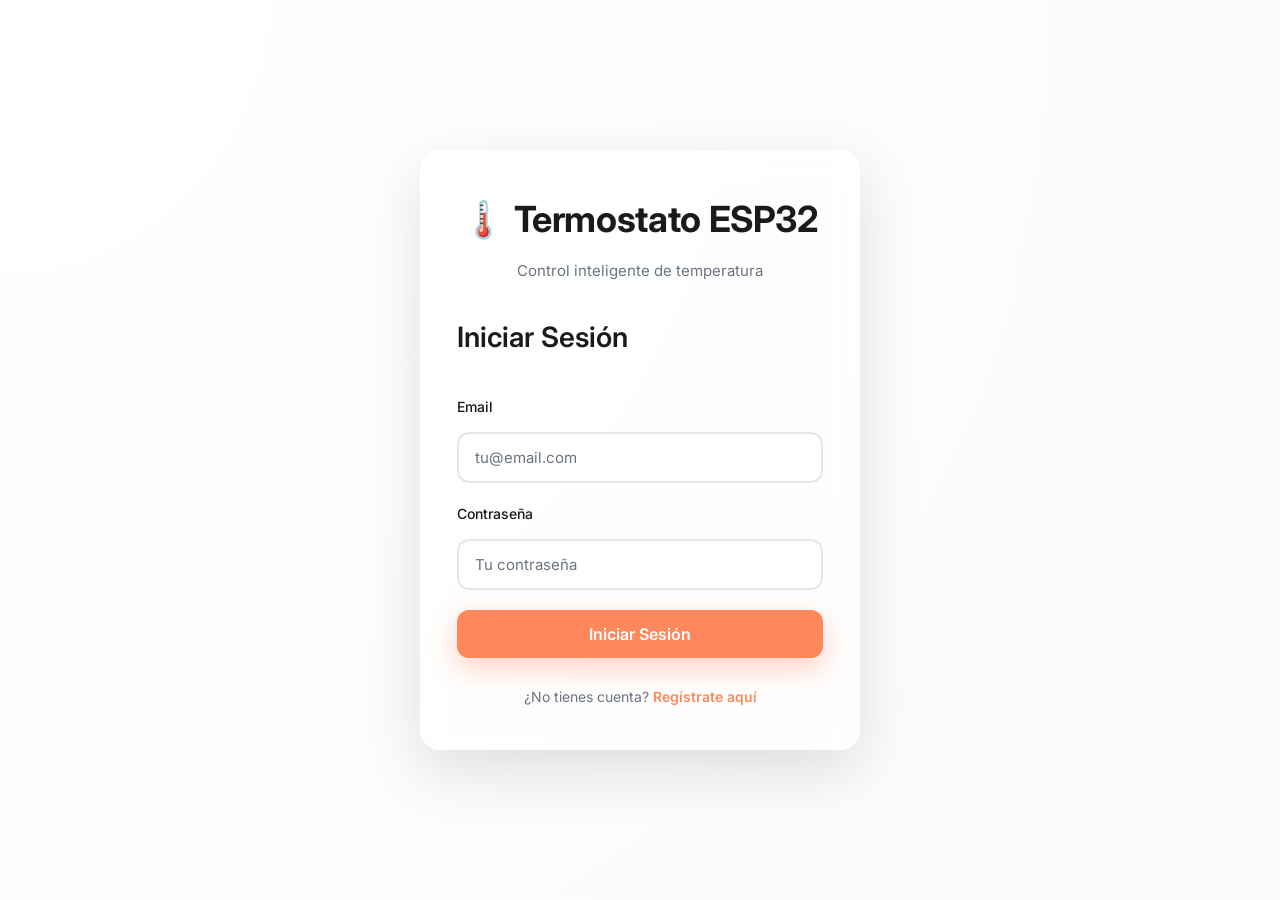
<file: index.html>
<!DOCTYPE html>
<html lang="es">
<head>
  <meta charset="utf-8" />
  <meta name="viewport" content="width=device-width, initial-scale=1, maximum-scale=5, user-scalable=yes" />
  <meta name="theme-color" content="#ff6a1a" />
  <meta name="apple-mobile-web-app-capable" content="yes" />
  <meta name="apple-mobile-web-app-status-bar-style" content="default" />
  <title>Login - Termostato ESP32</title>
  <link rel="preconnect" href="https://fonts.googleapis.com" />
  <link rel="preconnect" href="https://fonts.gstatic.com" crossorigin />
  <link href="https://fonts.googleapis.com/css2?family=Inter:wght@400;500;600;700&display=swap" rel="stylesheet" />
  <link rel="stylesheet" href="css/auth.css" />
</head>
<body>
  <div class="auth-container">
    <div class="auth-card">
      <div class="auth-header">
        <h1>🌡️ Termostato ESP32</h1>
        <p class="subtitle">Control inteligente de temperatura</p>
      </div>

      <!-- Login Form -->
      <form id="loginForm" class="auth-form">
        <h2>Iniciar Sesión</h2>

        <div class="form-group">
          <label for="loginEmail">Email</label>
          <input type="email" id="loginEmail" required placeholder="tu@email.com" />
        </div>

        <div class="form-group">
          <label for="loginPassword">Contraseña</label>
          <input type="password" id="loginPassword" required placeholder="Tu contraseña" />
        </div>

        <div class="error-message" id="loginError"></div>

        <button type="submit" class="primary-btn">Iniciar Sesión</button>

        <div class="form-toggle">
          ¿No tienes cuenta? <a href="#" id="showRegister">Regístrate aquí</a>
        </div>
      </form>

      <!-- Register Form -->
      <form id="registerForm" class="auth-form hidden">
        <h2>Crear Cuenta</h2>

        <div class="form-group">
          <label for="registerName">Nombre</label>
          <input type="text" id="registerName" required placeholder="Tu nombre" />
        </div>

        <div class="form-group">
          <label for="registerEmail">Email</label>
          <input type="email" id="registerEmail" required placeholder="tu@email.com" />
        </div>

        <div class="form-group">
          <label for="registerPassword">Contraseña</label>
          <input type="password" id="registerPassword" required placeholder="Mínimo 8 caracteres" />
        </div>

        <div class="form-group">
          <label for="registerPasswordConfirm">Confirmar Contraseña</label>
          <input type="password" id="registerPasswordConfirm" required placeholder="Repite tu contraseña" />
        </div>

        <div class="error-message" id="registerError"></div>

        <button type="submit" class="primary-btn">Crear Cuenta</button>

        <div class="form-toggle">
          ¿Ya tienes cuenta? <a href="#" id="showLogin">Inicia sesión aquí</a>
        </div>
      </form>

      <div class="loading-spinner" id="loadingSpinner"></div>
    </div>
  </div>

  <script src="js/config.js?v=20260318"></script>
  <script src="js/api.js?v=20260318"></script>
  <script src="js/auth.js?v=20260318"></script>
</body>
</html>
</file>
<file: css/auth.css>
:root {
  /* Colors - Glass Premium Palette */
  --color-coral: #FF875C;
  --color-coral-hover: #FF6B3D;
  --color-white: #FFFFFF;
  --color-off-white: #F9FAFB;
  --color-gray-100: #F3F4F6;
  --color-gray-200: #E5E7EB;
  --color-gray-400: #9CA3AF;
  --color-gray-500: #6B7280;
  --color-gray-700: #374151;
  --color-black: #1A1A1A;

  /* Status Colors */
  --color-success: #10B981;
  --color-warning: #F59E0B;
  --color-error: #EF4444;
  --color-info: #3B82F6;

  /* Glassmorphism */
  --glass-bg: rgba(255, 255, 255, 0.75);
  --glass-border: rgba(255, 255, 255, 0.5);
  --glass-blur: blur(12px) saturate(180%);
  --glass-shadow: 0 20px 60px rgba(0, 0, 0, 0.12);
  --glass-shadow-hover: 0 25px 70px rgba(0, 0, 0, 0.15);

  /* Shadows */
  --shadow-sm: 0 2px 8px rgba(0, 0, 0, 0.06);
  --shadow-md: 0 8px 20px rgba(0, 0, 0, 0.1);
  --shadow-lg: 0 20px 60px rgba(0, 0, 0, 0.12);
  --shadow-xl: 0 30px 80px rgba(0, 0, 0, 0.2);
  --shadow-coral: 0 10px 30px rgba(255, 135, 92, 0.4);
  --shadow-green: 0 0 12px rgba(16, 185, 129, 0.6);

  /* Border Radius */
  --radius-sm: 8px;
  --radius-md: 12px;
  --radius-lg: 20px;
  --radius-xl: 24px;
  --radius-full: 9999px;

  /* Spacing (Increased) */
  --space-xs: 6px;
  --space-sm: 12px;
  --space-md: 24px;
  --space-lg: 36px;
  --space-xl: 48px;
  --space-2xl: 64px;

  /* Typography */
  --font-primary: 'Inter', -apple-system, BlinkMacSystemFont, 'Segoe UI', system-ui, sans-serif;
  --font-weight-regular: 400;
  --font-weight-medium: 500;
  --font-weight-semibold: 600;
  --font-weight-bold: 700;

  /* Transitions */
  --transition-quick: 150ms cubic-bezier(0.4, 0, 0.2, 1);
  --transition-base: 200ms cubic-bezier(0.4, 0, 0.2, 1);
  --transition-slow: 300ms cubic-bezier(0.4, 0, 0.2, 1);
}

* {
  box-sizing: border-box;
  -webkit-tap-highlight-color: rgba(255, 106, 26, 0.2);
}

body {
  margin: 0;
  font-family: var(--font-primary);
  color: var(--color-black);
  line-height: 1.6;
  background: radial-gradient(circle at top left, #FFFFFF 0%, #F9FAFB 100%);
  min-height: 100vh;
  display: flex;
  align-items: center;
  justify-content: center;
  padding: 20px;
  -webkit-font-smoothing: antialiased;
  -moz-osx-font-smoothing: grayscale;
  touch-action: manipulation;
}

/* Prevenir selección accidental de texto en elementos de UI */
button {
  -webkit-user-select: none;
  -moz-user-select: none;
  -ms-user-select: none;
  user-select: none;
}

.auth-container {
  position: relative;
  z-index: 1;
  width: 100%;
  max-width: 440px;
}

.auth-card {
  background: var(--glass-bg);
  backdrop-filter: var(--glass-blur);
  -webkit-backdrop-filter: var(--glass-blur);
  border-radius: var(--radius-lg);
  padding: 40px 36px;
  box-shadow: var(--glass-shadow);
  border: 1px solid var(--glass-border);
  animation: slideUp 0.5s cubic-bezier(0.16, 1, 0.3, 1);
  transition: all 0.3s cubic-bezier(0.4, 0, 0.2, 1);
  transform: translateZ(0);
}

.auth-card:hover {
  transform: translateY(-4px) translateZ(0);
  box-shadow: var(--glass-shadow-hover);
}

@keyframes slideUp {
  from {
    opacity: 0;
    transform: translateY(20px);
  }
  to {
    opacity: 1;
    transform: translateY(0);
  }
}

.auth-header {
  text-align: center;
  margin-bottom: 32px;
}

.auth-header h1 {
  margin: 0 0 10px;
  font-size: 36px;
  font-weight: var(--font-weight-bold);
  letter-spacing: -0.01em;
  color: var(--color-black);
}

.subtitle {
  margin: 0;
  color: var(--color-gray-500);
  font-size: 15px;
  line-height: 1.6;
}

.auth-form {
  display: flex;
  flex-direction: column;
  gap: 20px;
}

.auth-form.hidden {
  display: none;
}

.auth-form h2 {
  margin: 0 0 16px;
  font-size: 28px;
  font-weight: var(--font-weight-semibold);
  color: var(--color-black);
}

.form-group {
  display: flex;
  flex-direction: column;
  gap: 6px;
}

.form-group label {
  font-weight: var(--font-weight-medium);
  font-size: 14px;
  color: var(--color-black);
  margin-bottom: 8px;
}

.form-group input {
  padding: 14px 16px;
  border: 2px solid var(--color-gray-200);
  border-radius: 12px;
  font-family: inherit;
  font-size: 15px;
  transition: all 0.2s cubic-bezier(0.4, 0, 0.2, 1);
  background: var(--color-white);
}

.form-group input::placeholder {
  color: var(--color-gray-500);
}

.form-group input:hover {
  border-color: var(--color-gray-400);
}

.form-group input:focus {
  outline: none;
  border-color: var(--color-coral);
  box-shadow: 0 0 0 3px rgba(255, 135, 92, 0.15);
  background: var(--color-white);
  transform: translateY(-1px);
}

.error-message {
  display: none;
  background: rgba(239, 68, 68, 0.08);
  color: var(--color-error);
  padding: 14px 16px;
  border-radius: 12px;
  font-size: 14px;
  border-left: 4px solid var(--color-error);
  animation: shake 0.4s cubic-bezier(0.36, 0.07, 0.19, 0.97);
}

.error-message.show {
  display: block;
}

@keyframes shake {
  0%, 100% { transform: translateX(0); }
  10%, 30%, 50%, 70%, 90% { transform: translateX(-4px); }
  20%, 40%, 60%, 80% { transform: translateX(4px); }
}

.primary-btn {
  border: none;
  background: var(--color-coral);
  color: #fff;
  padding: 14px 28px;
  border-radius: 12px;
  font-weight: 600;
  font-size: 16px;
  cursor: pointer;
  font-family: inherit;
  transition: all 0.2s cubic-bezier(0.4, 0, 0.2, 1);
  box-shadow: var(--shadow-coral);
  position: relative;
  overflow: hidden;
}

.primary-btn::before {
  content: '';
  position: absolute;
  top: 0;
  left: 0;
  right: 0;
  bottom: 0;
  background: linear-gradient(135deg, rgba(255, 255, 255, 0.2) 0%, transparent 100%);
  opacity: 0;
  transition: opacity 0.2s;
}

.primary-btn:hover {
  background: var(--color-coral-hover);
  transform: translateY(-2px);
  box-shadow: 0 15px 40px rgba(255, 135, 92, 0.5);
}

.primary-btn:hover::before {
  opacity: 1;
}

.primary-btn:active {
  transform: scale(0.97);
  box-shadow: var(--shadow-coral);
}

.primary-btn:disabled {
  opacity: 0.5;
  cursor: not-allowed;
  transform: none;
  box-shadow: none;
}

.secondary-btn {
  border: 2px solid var(--color-coral);
  background: transparent;
  color: var(--color-coral);
  padding: 14px 28px;
  border-radius: 12px;
  font-weight: 600;
  font-size: 16px;
  cursor: pointer;
  font-family: inherit;
  transition: all 0.2s cubic-bezier(0.4, 0, 0.2, 1);
}

.secondary-btn:hover {
  background: rgba(255, 135, 92, 0.08);
  transform: translateY(-2px);
}

.secondary-btn:active {
  transform: scale(0.97);
}

.form-toggle {
  text-align: center;
  color: var(--color-gray-500);
  font-size: 14px;
  margin-top: 8px;
}

.form-toggle a {
  color: var(--color-coral);
  text-decoration: none;
  font-weight: 600;
  transition: all 0.2s;
  position: relative;
}

.form-toggle a::after {
  content: '';
  position: absolute;
  bottom: -2px;
  left: 0;
  width: 0;
  height: 2px;
  background: var(--color-coral);
  transition: width 0.3s cubic-bezier(0.4, 0, 0.2, 1);
}

.form-toggle a:hover::after {
  width: 100%;
}

.loading-spinner {
  display: none;
  width: 40px;
  height: 40px;
  border: 4px solid rgba(198, 123, 92, 0.2);
  border-top-color: var(--color-coral);
  border-radius: 50%;
  animation: spin 0.8s linear infinite;
  margin: 20px auto 0;
}

.loading-spinner.show {
  display: block;
}

@keyframes spin {
  to {
    transform: rotate(360deg);
  }
}

/* Accessibility - Focus Styles */
*:focus-visible {
  outline: 3px solid var(--color-coral);
  outline-offset: 2px;
}

button:focus-visible,
input:focus-visible,
select:focus-visible {
  box-shadow: 0 0 0 3px rgba(255, 135, 92, 0.15);
}

/* Accessibility - Reduced Motion */
@media (prefers-reduced-motion: reduce) {
  *,
  *::before,
  *::after {
    animation-duration: 0.01ms !important;
    animation-iteration-count: 1 !important;
    transition-duration: 0.01ms !important;
  }
}

/* Responsive Design - Tablet */
@media (max-width: 768px) {
  body {
    padding: 18px;
  }

  .auth-card {
    padding: 36px 28px;
  }

  .auth-header h1 {
    font-size: 28px;
  }

  .form-group input {
    padding: 14px 17px;
    font-size: 15px;
  }

  .primary-btn {
    padding: 16px 24px;
    font-size: 16px;
  }
}

/* Responsive Design - Mobile */
@media (max-width: 720px) {
  body {
    padding: 16px;
  }

  .auth-card {
    padding: 32px 24px;
  }

  .auth-header {
    margin-bottom: 28px;
  }

  .auth-header h1 {
    font-size: 30px;
  }

  .subtitle {
    font-size: 16px;
  }

  .auth-form {
    gap: 20px;
  }

  .form-group label {
    font-size: 15px;
  }

  .form-group input {
    padding: 15px 18px;
    font-size: 16px;
    min-height: 52px;
  }

  .primary-btn {
    padding: 17px 24px;
    font-size: 17px;
    min-height: 56px;
  }

  .form-toggle {
    font-size: 15px;
  }

  .error-message {
    padding: 16px 18px;
    font-size: 15px;
  }
}

/* Responsive Design - Small Mobile */
@media (max-width: 480px) {
  body {
    padding: 14px;
  }

  .auth-card {
    padding: 30px 22px;
  }

  .auth-header h1 {
    font-size: 28px;
  }

  .auth-form {
    gap: 18px;
  }

  .form-group input {
    padding: 15px 18px;
    font-size: 16px;
  }

  .primary-btn {
    padding: 16px 24px;
    font-size: 16px;
    min-height: 54px;
  }
}

/* Responsive Design - Extra Small Mobile */
@media (max-width: 380px) {
  .auth-card {
    padding: 28px 20px;
  }

  .auth-header h1 {
    font-size: 26px;
  }

  .subtitle {
    font-size: 14px;
  }
}

/* Fallback for browsers without backdrop-filter support */
@supports not (backdrop-filter: blur(12px)) {
  .auth-card {
    background: rgba(255, 255, 255, 0.95);
  }
}
</file>
<file: css/dashboard.css>
:root {
  /* Colors - Glass Premium Palette */
  --color-coral: #FF875C;
  --color-coral-hover: #FF6B3D;
  --color-white: #FFFFFF;
  --color-off-white: #F9FAFB;
  --color-gray-100: #F3F4F6;
  --color-gray-200: #E5E7EB;
  --color-gray-400: #9CA3AF;
  --color-gray-500: #6B7280;
  --color-gray-700: #374151;
  --color-black: #1A1A1A;

  /* Status Colors */
  --color-success: #10B981;
  --color-warning: #F59E0B;
  --color-error: #EF4444;
  --color-info: #3B82F6;

  /* Glassmorphism */
  --glass-bg: rgba(255, 255, 255, 0.75);
  --glass-border: rgba(255, 255, 255, 0.5);
  --glass-blur: blur(12px) saturate(180%);
  --glass-shadow: 0 20px 60px rgba(0, 0, 0, 0.12);
  --glass-shadow-hover: 0 25px 70px rgba(0, 0, 0, 0.15);

  /* Shadows */
  --shadow-sm: 0 2px 8px rgba(0, 0, 0, 0.06);
  --shadow-md: 0 8px 20px rgba(0, 0, 0, 0.1);
  --shadow-lg: 0 20px 60px rgba(0, 0, 0, 0.12);
  --shadow-xl: 0 30px 80px rgba(0, 0, 0, 0.2);
  --shadow-coral: 0 10px 30px rgba(255, 135, 92, 0.4);
  --shadow-green: 0 0 12px rgba(16, 185, 129, 0.6);

  /* Border Radius */
  --radius-sm: 8px;
  --radius-md: 12px;
  --radius-lg: 20px;
  --radius-xl: 24px;
  --radius-full: 9999px;

  /* Spacing (Increased) */
  --space-xs: 6px;
  --space-sm: 12px;
  --space-md: 24px;
  --space-lg: 36px;
  --space-xl: 48px;
  --space-2xl: 64px;

  /* Typography */
  --font-primary: 'Inter', -apple-system, BlinkMacSystemFont, 'Segoe UI', system-ui, sans-serif;
  --font-weight-regular: 400;
  --font-weight-medium: 500;
  --font-weight-semibold: 600;
  --font-weight-bold: 700;

  /* Transitions */
  --transition-quick: 150ms cubic-bezier(0.4, 0, 0.2, 1);
  --transition-base: 200ms cubic-bezier(0.4, 0, 0.2, 1);
  --transition-slow: 300ms cubic-bezier(0.4, 0, 0.2, 1);
}

* {
  box-sizing: border-box;
  -webkit-tap-highlight-color: rgba(255, 106, 26, 0.2);
}

body {
  margin: 0;
  font-family: var(--font-primary);
  color: var(--color-black);
  line-height: 1.6;
  background: radial-gradient(circle at top left, #FFFFFF 0%, #F9FAFB 100%);
  min-height: 100vh;
  -webkit-font-smoothing: antialiased;
  -moz-osx-font-smoothing: grayscale;
  touch-action: manipulation;
}

/* Prevenir selección accidental de texto en elementos de UI */
button,
.device-card,
.device-btn {
  -webkit-user-select: none;
  -moz-user-select: none;
  -ms-user-select: none;
  user-select: none;
}

.app {
  position: relative;
  z-index: 1;
  max-width: 1200px;
  margin: 0 auto;
  padding: 32px 24px 48px;
  animation: fadeIn 0.6s cubic-bezier(0.16, 1, 0.3, 1);
}

@keyframes fadeIn {
  from {
    opacity: 0;
    transform: translateY(10px);
  }
  to {
    opacity: 1;
    transform: translateY(0);
  }
}

.topbar {
  display: flex;
  justify-content: space-between;
  align-items: center;
  background: var(--glass-bg);
  border-radius: 20px;
  padding: 20px 28px;
  box-shadow: var(--shadow-md);
  margin-bottom: 28px;
  border: 1px solid rgba(139, 115, 85, 0.12);
  transition: box-shadow 0.3s;
}

.title-block h1 {
  margin: 0 0 6px;
  font-size: 36px;
  font-weight: var(--font-weight-bold);
  letter-spacing: -0.01em;
  color: var(--color-black);
}

.user-name {
  margin: 0;
  color: var(--color-gray-500);
  font-size: 14px;
}

.primary-btn,
.secondary-btn {
  border: none;
  border-radius: var(--radius-md);
  padding: 14px 28px;
  font-weight: 600;
  cursor: pointer;
  font-family: inherit;
  transition: all 0.2s cubic-bezier(0.4, 0, 0.2, 1);
  font-size: 15px;
}

.primary-btn {
  background: var(--color-coral);
  color: #fff;
  box-shadow: var(--shadow-coral);
}

.secondary-btn {
  background: transparent;
  color: var(--color-coral);
  border: 2px solid var(--color-coral);
}

.primary-btn:hover {
  background: var(--color-coral-hover);
  transform: translateY(-2px);
  box-shadow: 0 15px 40px rgba(255, 135, 92, 0.5);
}

.secondary-btn:hover {
  background: rgba(255, 135, 92, 0.08);
  transform: translateY(-2px);
}

.primary-btn:active {
  transform: scale(0.97);
}

.secondary-btn:active {
  transform: scale(0.97);
}

.content {
  margin-top: 24px;
}

.devices-header {
  display: flex;
  justify-content: space-between;
  align-items: center;
  margin-bottom: 20px;
}

.devices-header h2 {
  margin: 0;
  font-size: 28px;
  font-weight: var(--font-weight-semibold);
  color: var(--color-black);
}

.empty-state {
  background: var(--glass-bg);
  border-radius: var(--radius-lg);
  padding: 72px 40px;
  text-align: center;
  box-shadow: var(--shadow-md);
  border: 1px solid rgba(139, 115, 85, 0.12);
}

.empty-state .big-icon {
  font-size: 64px;
  margin-bottom: 16px;
}

.empty-state h3 {
  margin: 0 0 8px;
  font-size: 20px;
  font-weight: var(--font-weight-semibold);
  color: var(--color-black);
}

.empty-state p {
  margin: 0 0 24px;
  color: var(--color-gray-500);
}

.devices-grid {
  display: grid;
  grid-template-columns: repeat(auto-fill, minmax(280px, 1fr));
  gap: 20px;
}

.device-card {
  background: var(--glass-bg);
  backdrop-filter: var(--glass-blur);
  -webkit-backdrop-filter: var(--glass-blur);
  border-radius: var(--radius-lg);
  padding: 24px;
  box-shadow: var(--glass-shadow);
  cursor: pointer;
  transition: all 0.3s cubic-bezier(0.4, 0, 0.2, 1);
  border: 1px solid var(--glass-border);
  position: relative;
  overflow: hidden;
  transform: translateZ(0);
}

.device-card::before {
  content: '';
  position: absolute;
  top: 0;
  left: 0;
  right: 0;
  height: 3px;
  background: linear-gradient(90deg, var(--color-coral) 0%, #ff8534 100%);
  opacity: 0;
  transition: opacity 0.3s;
}

.device-card:hover {
  transform: translateY(-5px) translateZ(0);
  box-shadow: var(--glass-shadow-hover);
}

.device-card:hover::before {
  opacity: 1;
}

.device-header {
  display: flex;
  justify-content: space-between;
  align-items: start;
  margin-bottom: 12px;
}

.device-icon {
  font-size: 36px;
}

.device-status {
  display: flex;
  align-items: center;
  gap: 6px;
  font-size: 12px;
  font-weight: 600;
}

.device-status.online {
  color: var(--color-success);
}

.device-status.offline {
  color: var(--color-gray-500);
}

.status-indicator {
  width: 8px;
  height: 8px;
  border-radius: 50%;
  background: currentColor;
  animation: pulse 2s cubic-bezier(0.4, 0, 0.6, 1) infinite;
}

.device-status.offline .status-indicator {
  animation: none;
}

@keyframes pulse {
  0%, 100% {
    opacity: 1;
  }
  50% {
    opacity: 0.5;
  }
}

.device-name {
  font-size: 18px;
  font-weight: 700;
  margin: 0 0 4px;
}

.device-mac {
  font-family: ui-monospace, SFMono-Regular, Menlo, Monaco, Consolas, monospace;
  font-size: 12px;
  color: var(--color-gray-500);
  margin: 0;
}

.device-actions {
  display: flex;
  gap: 8px;
  margin-top: 16px;
}

.device-btn {
  flex: 1;
  border: none;
  padding: 11px 16px;
  border-radius: var(--radius-md);
  font-weight: 600;
  font-size: 14px;
  cursor: pointer;
  font-family: inherit;
  transition: all 0.2s cubic-bezier(0.4, 0, 0.2, 1);
  min-width: 44px;
  min-height: 44px;
}

.control-btn {
  background: var(--color-coral);
  color: #fff;
  box-shadow: var(--shadow-coral);
}

.control-btn:hover {
  background: var(--color-coral-hover);
  box-shadow: var(--shadow-coral);
  transform: translateY(-1px);
}

.control-btn:active {
  transform: scale(0.98);
}

.unclaim-btn {
  background: #f5f5f5;
  color: var(--color-gray-500);
  border: 1.5px solid transparent;
}

.unclaim-btn:hover {
  background: #ffebee;
  color: #c62828;
  border-color: #ffcdd2;
  transform: translateY(-1px);
}

.loading-spinner {
  display: none;
  width: 40px;
  height: 40px;
  border: 4px solid rgba(255, 106, 26, 0.2);
  border-top-color: var(--color-coral);
  border-radius: 50%;
  animation: spin 0.8s linear infinite;
  margin: 40px auto;
}

.loading-spinner.show {
  display: block;
}

/* Modal Styles */
.modal {
  position: fixed;
  inset: 0;
  background: rgba(0, 0, 0, 0.4);
  backdrop-filter: blur(4px);
  -webkit-backdrop-filter: blur(4px);
  display: none;
  align-items: center;
  justify-content: center;
  z-index: 100;
}

.modal.show,
.modal.active {
  display: flex;
}

.modal-card {
  background: rgba(255, 255, 255, 0.85);
  backdrop-filter: blur(20px) saturate(180%);
  -webkit-backdrop-filter: blur(20px) saturate(180%);
  border: 1px solid var(--glass-border);
  border-radius: var(--radius-xl);
  padding: 40px;
  width: min(460px, 90vw);
  box-shadow: 0 30px 80px rgba(0, 0, 0, 0.2);
  animation: modalAppear 0.3s cubic-bezier(0.16, 1, 0.3, 1);
  transition: all 0.3s cubic-bezier(0.4, 0, 0.2, 1);
  transform: translateZ(0);
}

@keyframes modalAppear {
  from {
    opacity: 0;
    transform: translateY(20px) scale(0.95);
  }
  to {
    opacity: 1;
    transform: translateY(0) scale(1);
  }
}

.modal-card:hover {
  transform: translateY(-4px) translateZ(0);
  box-shadow: var(--glass-shadow-hover);
}

.modal-header {
  display: flex;
  justify-content: space-between;
  align-items: center;
  margin-bottom: 20px;
}

.modal-header h3 {
  margin: 0;
  font-size: 20px;
  font-weight: var(--font-weight-semibold);
  color: var(--color-black);
}

.close-btn {
  border: none;
  background: transparent;
  color: var(--color-gray-500);
  font-size: 24px;
  cursor: pointer;
  padding: 0;
  width: 32px;
  height: 32px;
  line-height: 1;
}

.close-btn:hover {
  color: var(--color-black);
}

.modal-description {
  color: var(--color-gray-500);
  font-size: 14px;
  margin: 0 0 20px;
  line-height: 1.5;
}

.form-group {
  display: flex;
  flex-direction: column;
  gap: 6px;
  margin-bottom: 16px;
}

.form-group label {
  font-weight: var(--font-weight-medium);
  font-size: 14px;
  color: var(--color-black);
  margin-bottom: 8px;
}

.form-group input {
  padding: 14px 16px;
  border: 2px solid var(--color-gray-200);
  border-radius: 12px;
  font-family: inherit;
  font-size: 15px;
  transition: all 0.2s cubic-bezier(0.4, 0, 0.2, 1);
  background: var(--color-white);
}

.form-group input::placeholder {
  color: var(--color-gray-500);
}

.form-group input:hover {
  border-color: var(--color-gray-400);
}

.form-group input:focus {
  outline: none;
  border-color: var(--color-coral);
  box-shadow: 0 0 0 3px rgba(255, 135, 92, 0.15);
  background: var(--color-white);
  transform: translateY(-1px);
}

.form-group small {
  color: var(--color-gray-500);
  font-size: 12px;
}

.error-message {
  display: none;
  background: rgba(239, 68, 68, 0.08);
  color: var(--color-error);
  padding: 12px 14px;
  border-radius: 10px;
  font-size: 14px;
  border-left: 4px solid var(--color-error);
  margin-bottom: 16px;
}

.error-message.show {
  display: block;
}

.modal-actions {
  display: flex;
  gap: 12px;
  margin-top: 20px;
}

.modal-actions button {
  flex: 1;
}

@keyframes spin {
  to {
    transform: rotate(360deg);
  }
}

/* Accessibility - Focus Styles */
*:focus-visible {
  outline: 3px solid var(--color-coral);
  outline-offset: 2px;
}

button:focus-visible,
input:focus-visible,
select:focus-visible {
  box-shadow: 0 0 0 3px rgba(255, 135, 92, 0.15);
}

/* Accessibility - Reduced Motion */
@media (prefers-reduced-motion: reduce) {
  *,
  *::before,
  *::after {
    animation-duration: 0.01ms !important;
    animation-iteration-count: 1 !important;
    transition-duration: 0.01ms !important;
  }
}

/* Responsive Design - Tablet */
@media (max-width: 768px) {
  .app {
    padding: 32px 20px 48px;
  }

  .topbar {
    flex-direction: column;
    gap: 12px;
    align-items: stretch;
    padding: 18px 24px;
  }

  .title-block h1 {
    font-size: 25px;
  }

  .devices-grid {
    grid-template-columns: 1fr;
    gap: 16px;
  }

  .device-card {
    backdrop-filter: blur(10px) saturate(180%);
    -webkit-backdrop-filter: blur(10px) saturate(180%);
  }

  .primary-btn,
  .secondary-btn {
    padding: 14px 20px;
    font-size: 15px;
  }

  .modal-card {
    width: min(440px, 92vw);
    padding: 26px;
    backdrop-filter: blur(10px) saturate(180%);
    -webkit-backdrop-filter: blur(10px) saturate(180%);
  }
}

/* Responsive Design - Mobile */
@media (max-width: 720px) {
  .app {
    padding: 20px 16px 40px;
  }

  .topbar {
    flex-direction: column;
    align-items: flex-start;
    gap: 14px;
    padding: 18px 20px;
  }

  .title-block h1 {
    font-size: 26px;
  }

  .user-name {
    font-size: 15px;
  }

  .primary-btn,
  .secondary-btn {
    padding: 15px 24px;
    font-size: 16px;
    min-height: 52px;
    width: 100%;
  }

  .devices-header {
    flex-direction: column;
    align-items: flex-start;
    gap: 14px;
  }

  .devices-header h2 {
    font-size: 21px;
  }

  .devices-header .primary-btn {
    width: 100%;
  }

  .devices-grid {
    grid-template-columns: 1fr;
    gap: 16px;
  }

  .device-card {
    padding: 22px 20px;
  }

  .device-icon {
    font-size: 40px;
  }

  .device-name {
    font-size: 19px;
  }

  .device-mac {
    font-size: 13px;
  }

  .device-status {
    font-size: 13px;
  }

  .device-btn {
    padding: 13px 16px;
    font-size: 15px;
    min-height: 48px;
  }

  .empty-state {
    padding: 60px 32px;
  }

  .empty-state .big-icon {
    font-size: 90px;
  }

  .empty-state h3 {
    font-size: 22px;
  }

  .empty-state p {
    font-size: 15px;
  }

  /* Modal */
  .modal {
    align-items: flex-end;
  }

  .modal-card {
    position: fixed;
    bottom: 0;
    padding: 24px 20px;
    width: 100%;
    border-radius: var(--radius-xl) var(--radius-xl) 0 0;
    animation: modalSlideUp 0.3s cubic-bezier(0.16, 1, 0.3, 1);
  }

  @keyframes modalSlideUp {
    from {
      transform: translateY(100%);
    }
    to {
      transform: translateY(0);
    }
  }

  .modal-header h3 {
    font-size: 21px;
  }

  .close-btn {
    width: 40px;
    height: 40px;
    font-size: 26px;
  }

  .modal-description {
    font-size: 15px;
  }

  .form-group label {
    font-size: 15px;
  }

  .form-group input {
    padding: 15px 18px;
    font-size: 16px;
    min-height: 52px;
  }

  .form-group small {
    font-size: 13px;
  }

  .error-message {
    padding: 16px 18px;
    font-size: 15px;
  }

  .modal-actions {
    gap: 12px;
    margin-top: 24px;
  }

  .modal-actions button {
    min-height: 52px;
    font-size: 16px;
  }
}

/* Responsive Design - Small Mobile */
@media (max-width: 480px) {
  .app {
    padding: 18px 14px 36px;
  }

  .topbar {
    padding: 16px 18px;
    gap: 12px;
  }

  .title-block h1 {
    font-size: 24px;
  }

  .devices-header h2 {
    font-size: 20px;
  }

  .device-card {
    padding: 20px 18px;
  }

  .device-icon {
    font-size: 38px;
  }

  .device-name {
    font-size: 18px;
  }

  .empty-state {
    padding: 56px 28px;
  }

  .modal-card {
    padding: 22px 18px;
  }
}

/* Responsive Design - Extra Small Mobile */
@media (max-width: 380px) {
  .app {
    padding: 16px 12px 32px;
  }

  .topbar {
    padding: 16px;
  }

  .device-card {
    padding: 20px 16px;
  }

  .empty-state {
    padding: 48px 24px;
  }

  .modal-card {
    padding: 20px 16px;
  }
}

/* Fallback for browsers without backdrop-filter support */
@supports not (backdrop-filter: blur(12px)) {
  .device-card {
    background: rgba(255, 255, 255, 0.95);
  }

  .modal-card {
    background: rgba(255, 255, 255, 0.95);
  }
}
</file>
